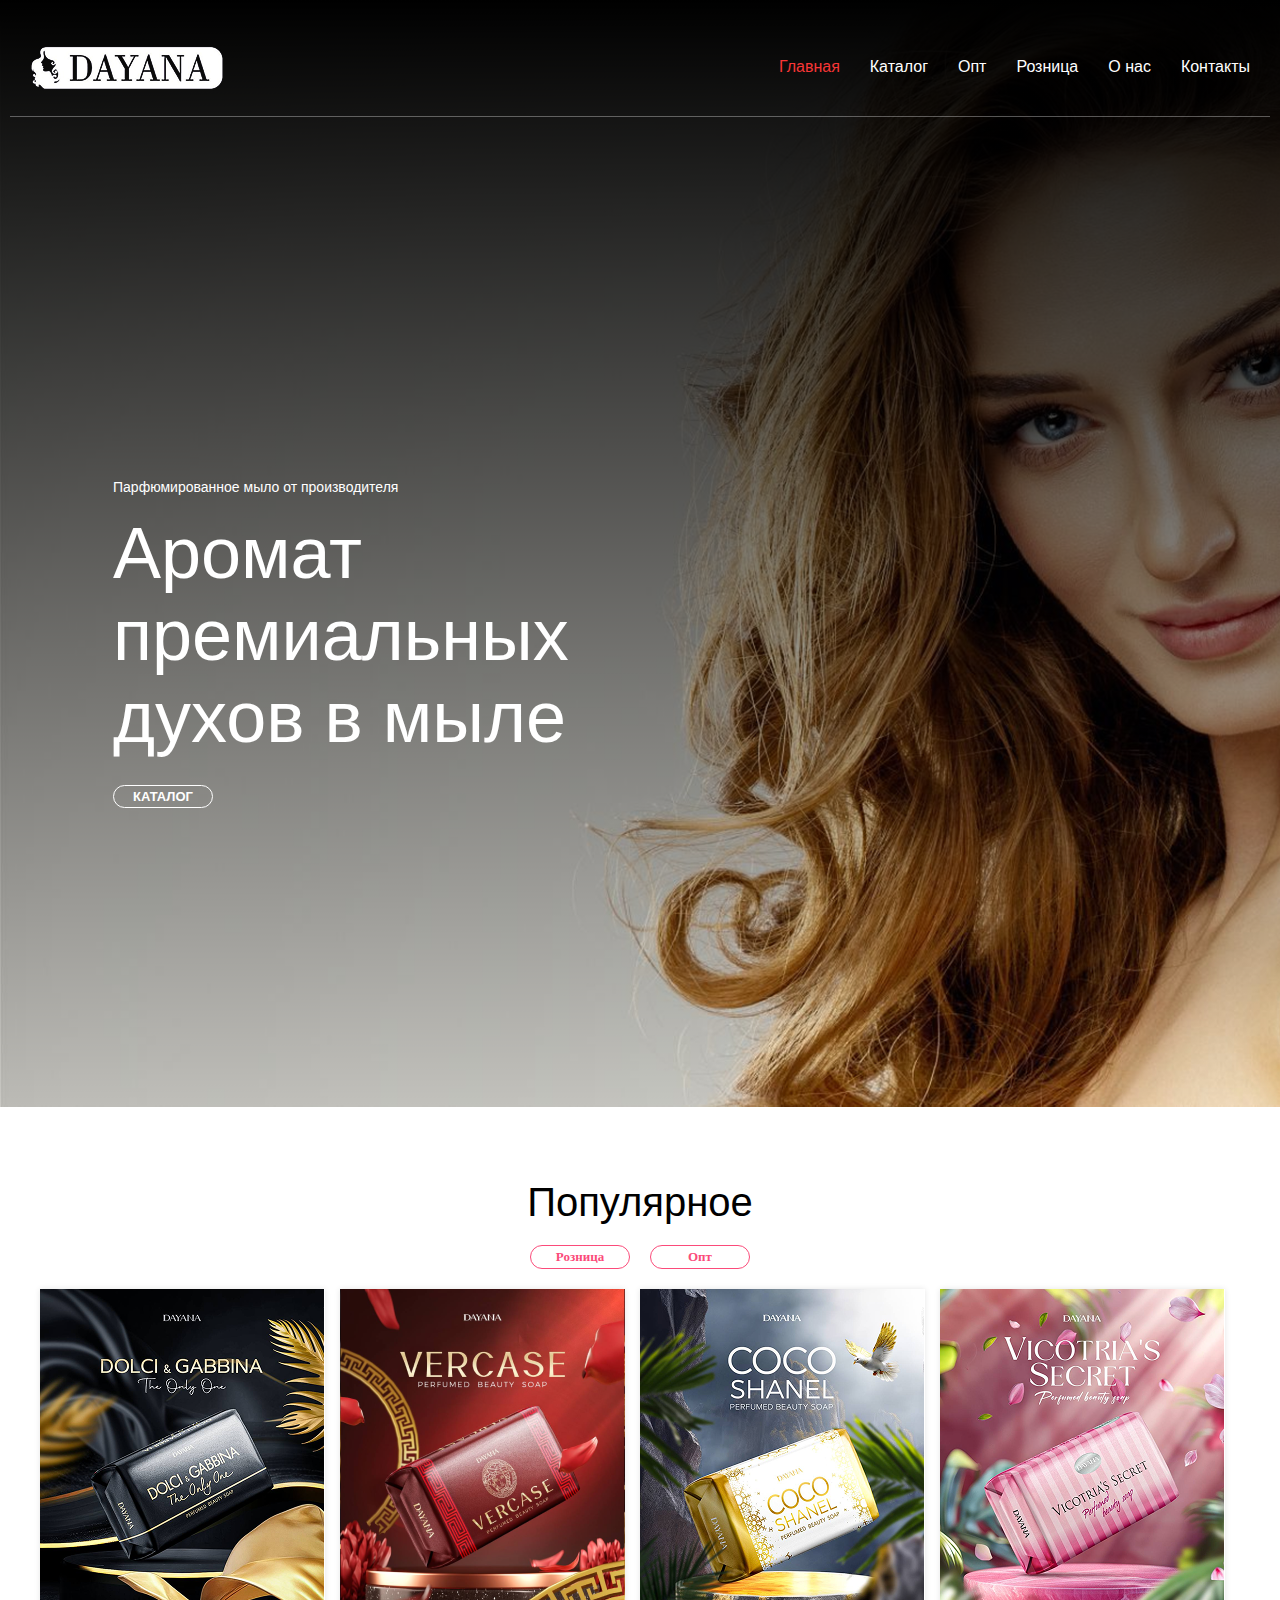
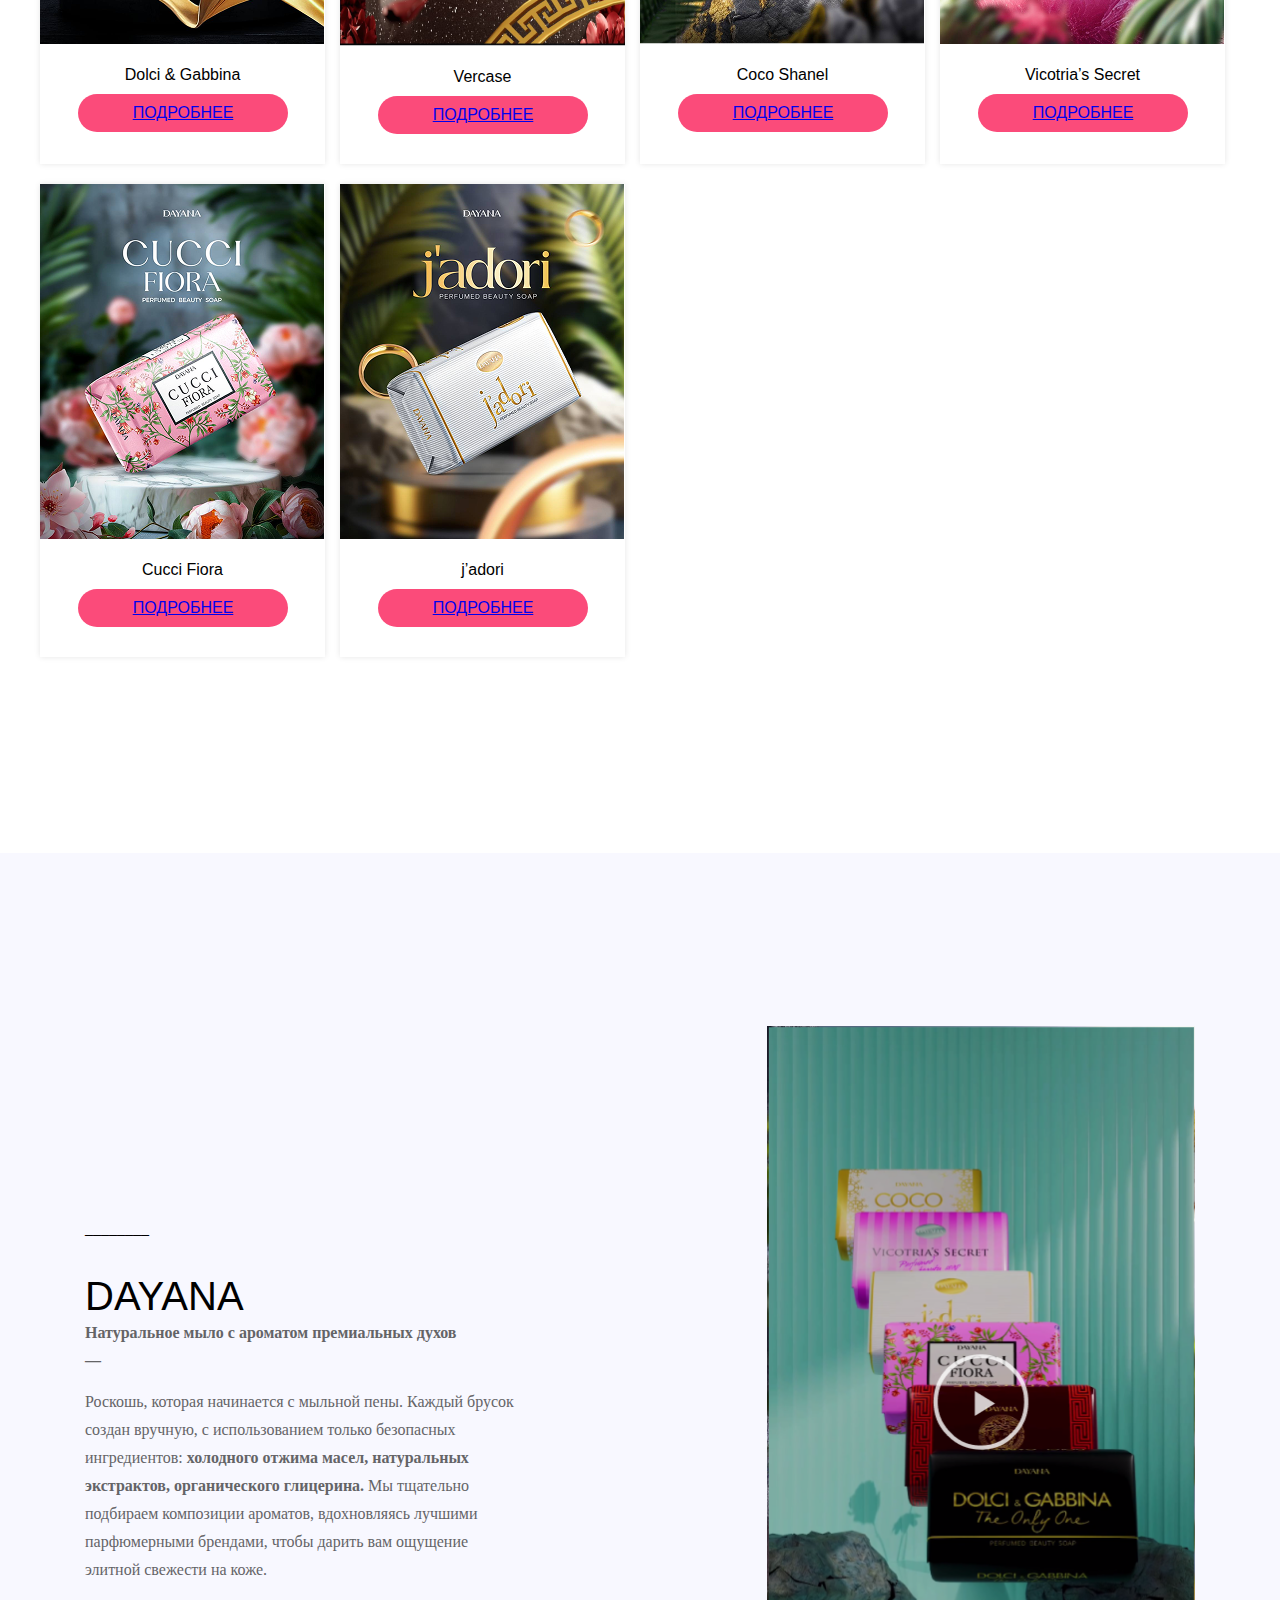
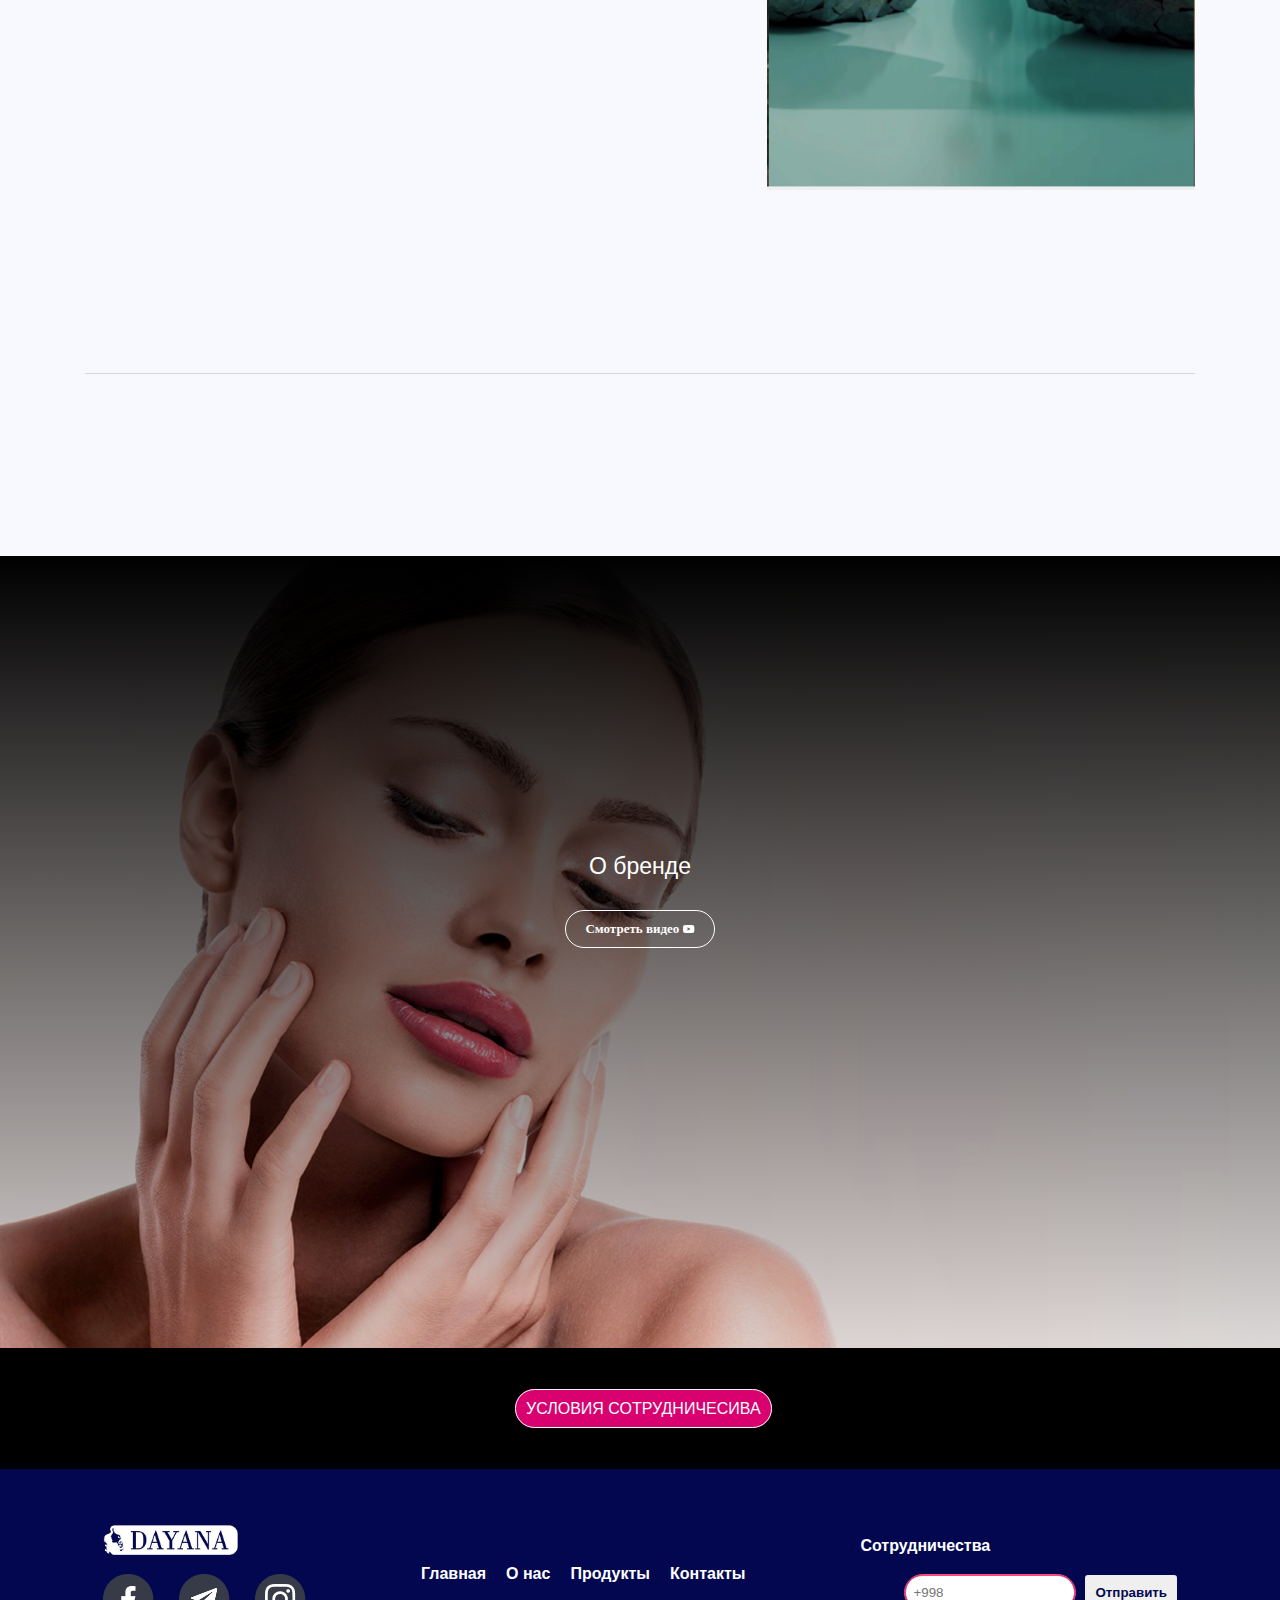
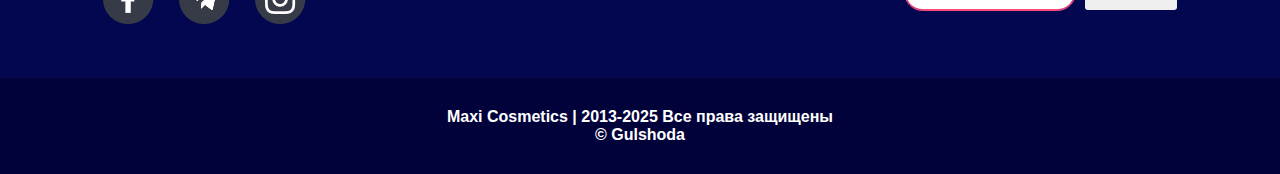
<file: index.html>
<!DOCTYPE html>
<html lang="en">
<head>
    <meta charset="UTF-8">
    <meta name="viewport" content="width=device-width, initial-scale=1.0">
    <title>Dayana</title>
    <link rel="stylesheet" href="css/main.css">
    <link rel="preconnect" href="https://fonts.googleapis.com">
<link rel="preconnect" href="https://fonts.gstatic.com" crossorigin>
<link href="https://fonts.googleapis.com/css2?family=Open+Sans:ital,wght@0,300..800;1,300..800&family=Roboto:ital,wght@0,100..900;1,100..900&family=Yellowtail&display=swap" rel="stylesheet">
</head>
<body>
    <header class="main">
        <nav class="navbar">
            <img src="img/header/logo.png" alt="DAYANA" class="hlogo">
            <ul class="nav-list">
                <li class="nav-item"><a href="/index.html" class="nav-link act">Главная</a></li>
                <li class="nav-item"><a href="/katalog/index.html" class="nav-link">Каталог</a></li>
                <li class="nav-item"><a href="/opt/index.html" class="nav-link">Опт</a></li>
                <li class="nav-item"><a href="#" class="nav-link">Розница</a></li>
                <li class="nav-item"><a href="#" class="nav-link">О нас</a></li>
                <li class="nav-item"><a href="/kontakt/index.html" class="nav-link">Контакты</a></li>
            </ul>

        <div class="menu">
            <span class="bar"></span>
            <span class="bar"></span>
            <span class="bar"></span>
        </div>

        </nav>
        <div class="head-title">
            <div class="titles">
            <p class="head-title-1">Парфюмированное мыло от производителя</p>
            <h1 class="head-title-2">Аромат премиальных духов в мыле</h1>
            </div>
            
        </div>
        <div class="head-tit-btn"><p class="head-title-btn"><a href="#katalog" class="head-title-btn-link">КАТАЛОГ</a></p></div>
    </header>
    <section class="popular main">
        <div class="top-title">
            <h4 class="top-title1">Популярное</h4>
            <div class="btns">
            <p class="head-title-btn btn"><a href="#roz" class="head-title-btn-link btn-l">Розница</a></p>
            <p class="head-title-btn btn"><a href="#opt" class="head-title-btn-link btn-l">Опт</a></p>
            </div>
        </div>
        <div class="p-boxes">
             <div class="p-box">
                <img src="img/popular/1.png" alt="error" class="p-box-img">
                <p class="p-box-title">Dolci & Gabbina</p>
                <p class="p-box-btn"><a href="#popular" class="p-box-btn-l">ПОДРОБНЕЕ</a></p>
            </div>
            <div class="p-box">
                <img src="img/popular/2.png" alt="error" class="p-box-img">
                <p class="p-box-title">Vercase</p>
                <p class="p-box-btn"><a href="#popular" class="p-box-btn-l">ПОДРОБНЕЕ</a></p>
            </div>
            <div class="p-box">
                <img src="img/popular/3.png" alt="error" class="p-box-img">
                <p class="p-box-title">Coco Shanel</p>
                <p class="p-box-btn"><a href="#popular" class="p-box-btn-l">ПОДРОБНЕЕ</a></p>
            </div>
            <div class="p-box">
                <img src="img/popular/4.png" alt="error" class="p-box-img">
                <p class="p-box-title">Vicotria’s Secret</p>
                <p class="p-box-btn"><a href="#popular" class="p-box-btn-l">ПОДРОБНЕЕ</a></p>
            </div>
              <div class="p-box cuci">
                <img src="img/popular/5.png" alt="error" class="p-box-img">
                <p class="p-box-title">Cucci Fiora</p>
                <p class="p-box-btn"><a href="#popular" class="p-box-btn-l">ПОДРОБНЕЕ</a></p>
            </div>
            <div class="p-box">
                <img src="img/popular/6.png" alt="error" class="p-box-img">
                <p class="p-box-title">j’adori</p>
                <p class="p-box-btn"><a href="#popular" class="p-box-btn-l">ПОДРОБНЕЕ</a></p>
            </div>
        </div>
        
    </section>
    <section class="o-nas main">
       <div class="o-nas-container mw">
         <div class="o-nas-left" >
            <p class="o-top m">________</p>
            <h1 class="o-title m">DAYANA</h1>
            <p class="o-text2 m">Натуральное мыло с ароматом премиальных духов <br>—</p>
            
            <div class="o-div-text">
                <p class="o-text">
                Роскошь, которая начинается с мыльной пены. Каждый брусок создан вручную, с использованием только безопасных ингредиентов:
                <b>холодного отжима масел, натуральных экстрактов, органического глицерина.</b>
                Мы тщательно подбираем композиции ароматов, вдохновляясь лучшими парфюмерными брендами, чтобы дарить вам ощущение элитной свежести на коже.
            </p>
            </div>

            <p class="head-title-btn btn o-nas-btn" hidden><a href="#" class="head-title-btn-link btn-l">О НАС</a></p>

        </div>
        <div class="o-nas-right">
            <button class="o-nas-vdbtn"><img src="img/o-nas/Container (1).png" alt="" class="o-nas-img"></button>
        </div>
       </div>
       <div class="o-nas-bottom mw" >
          <div class="o-div"  >
             <div class="boxes1-box" hidden>
                <img src="img/o-nas/ptichka.png" alt="" class="st-box-img">
                <p class="st-box-title ">Премиальный арома</p>
                <p class="st-box-text">
                    Создано по мотивам известных элитных духов, аромат держится длительное время после применения — эффект парфюма в мыле
                </p>
            </div>
           </div>
            <div class="o-div" >
<div class="boxes1-box" hidden>
                <img src="img/o-nas/ptichka.png" alt="" class="st-box-img">
                <p class="st-box-title ">Натуральный состав</p>
                <p class="st-box-text">
                   Без парабенов и сульфатов: масла холодного отжима, растительные экстракты и органическая глицерина — безопасно и экологично
                </p>
            </div>
            </div>
            <div class="o-div" >
<div class="boxes1-box" hidden>
                <img src="img/o-nas/ptichka.png" alt="" class="st-box-img">
                <p class="st-box-title ">Парфюм из Испании</p>
                <p class="st-box-text">
                    Оригинальные составляющие компоненты аромата знаменитых брендов поставляются напрямую от производителей парфома
                </p>
            </div>
            </div>
            <div class="o-div" >
<div class="boxes1-box" hidden>
                <img src="img/o-nas/ptichka.png" alt="" class="st-box-img">
                <p class="st-box-title ">Долгий ароматный шлейф</p>
                <p class="st-box-text">
                    Как и люксовые духи, аромат раскрывается постепенно и оставляет стойкий шлейф
                </p>
            </div>
            </div>
            <div class="o-div" >
<div class="boxes1-box" hidden>
                <img src="img/o-nas/ptichka.png" alt="" class="st-box-img">
                <p class="st-box-title ">Гипоаллергенность и экологичность</p>
                <p class="st-box-text">
                    Подходит чувствительной кожи
                </p>
            </div>
            </div>
            <div class="o-div" >
<div class="boxes1-box" hidden>
                <img src="img/o-nas/ptichka.png" alt="" class="st-box-img">
                <p class="st-box-title ">Стильная упаковка</p>
                <p class="st-box-text">
                    Идеально подходит для подарка: красивый дизайн, коробочка и фирменная этикетка
                </p>
            </div>
            </div>
       </div>
    </section>
    <section class="o-brend main">
      <div class="div1">
        <div class="o-brend-text">
        <h1 class="o-brend-title">О бренде</h1>
        <p class="head-title-btn o-brend-btn"><a href="#" class="head-title-btn-link">Смотреть видео <img src="img/o-brend/Vector (1).svg" alt=""></a></p>
      </div>
      </div>
      <div class="o-brend-div2">
       <p class="o-div2-btn"><a href="#" class=" o-div2-text">УСЛОВИЯ СОТРУДНИЧЕСИВА</a></p>
      </div>
    </section>
    <footer class="footer main">
    <div class="logo">
            <img src="img/header/logo.png" alt="" class="logo-img">
            <div class="logo-icons">
                <a href="#"><img src="img/footer/Facebook-Icon.png" alt="" class="logo-icon"></a>
                <a href="#"><img src="img/footer/tg.png" alt="" class="logo-icon"></a>
                <a href="#"><img src="img/footer/ins.png" alt="" class="logo-icon"></a>
            </div>
        </div>
    <ul class="footer-list">
            <li><a href="/index.html" class="footer-link">Главная</a></li>
            <li><a href="/opt/index.html" class="footer-link">О нас</a></li>
            <li><a href="/katalog/index.html" class="footer-link">Продукты</a></li>
            <li><a href="../kontakt/index.html" class="footer-link">Контакты</a></li>
        </ul>
    <div class="footer-inputs">
            <p class="imput-text footer-link">Сотрудничества</p>
            <div class="footer-input">
                <input type="tel" class="input" placeholder="+998">
                <button class="input-btn footer-link">Отправить</button>
            </div>
        </div>
    </footer>
     <div class="bottom" >
            <p class="footer-link">Maxi Cosmetics | 2013-2025 Все права защищены</p>
            <a href="https://t.me/yuiportfolio" class="bottom-t"><p class="footer-link">© Gulshoda</p></a>
        </div>


        <script src="js/app.js"></script>
</body>
</html>
</file>
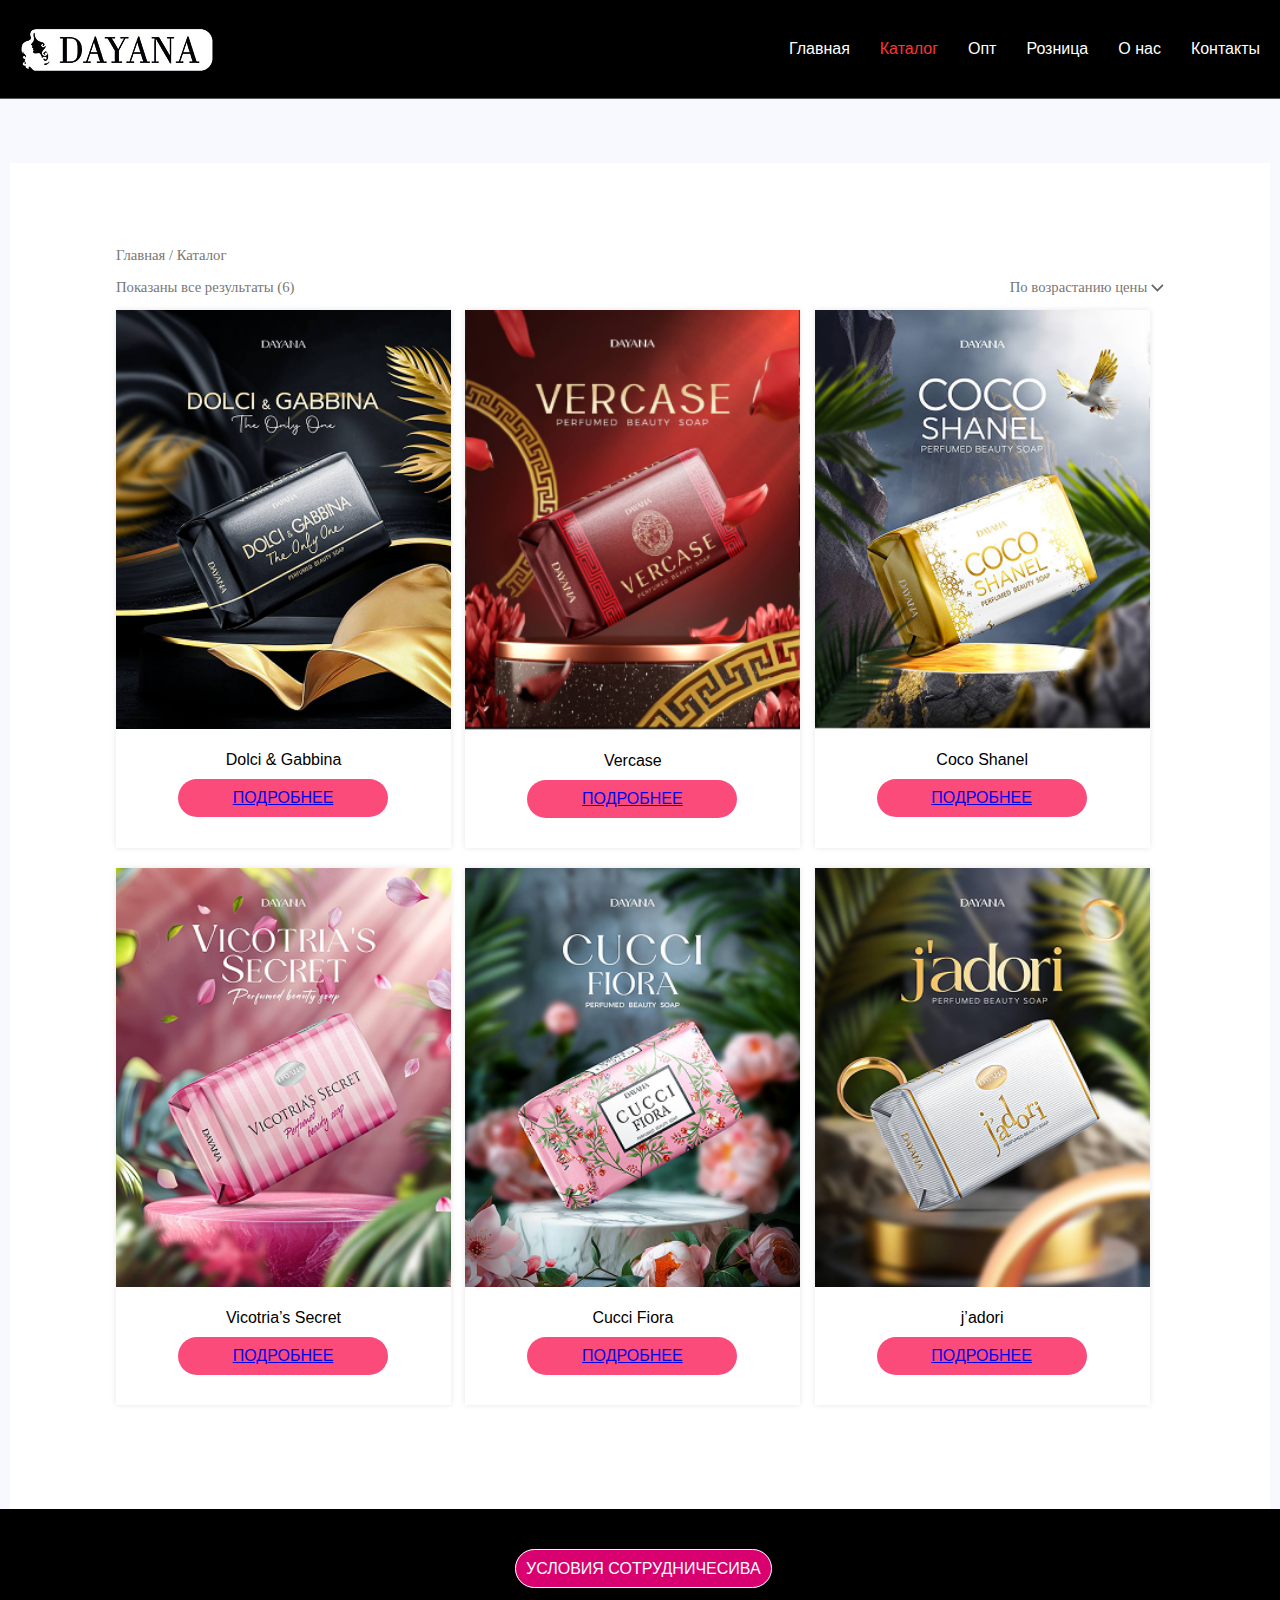
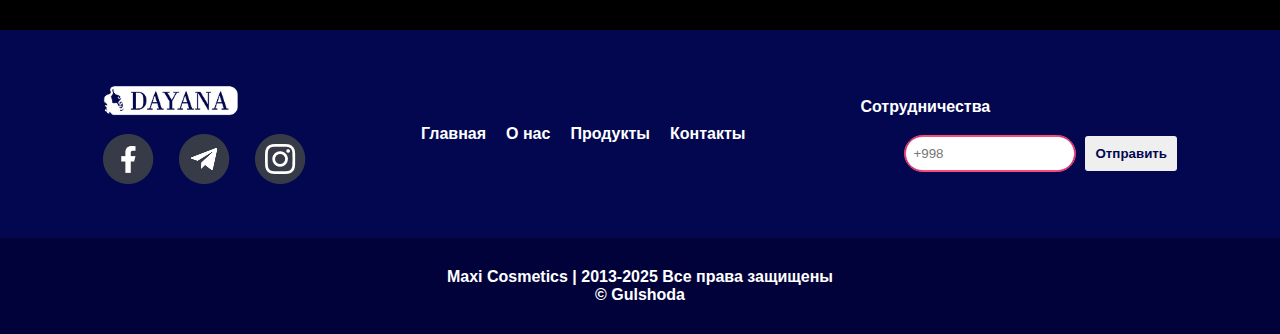
<file: katalog/index.html>
<!DOCTYPE html>
<html lang="en">
<head>
    <meta charset="UTF-8">
    <meta name="viewport" content="width=device-width, initial-scale=1.0">
    <title>Dayana-Katalog</title>
    <link rel="stylesheet" href="/css/main.css">
</head>
<body class="katalog-body">
    <div class="katalog-header">
        <div class="katalog-contaoner">
            <nav class="navbar">
            <img src="/img/header/logo.png" alt="DAYANA" class="hlogo">
            <ul class="nav-list">
                <li class="nav-item"><a href="/index.html" class="nav-link ">Главная</a></li>
                <li class="nav-item"><a href="/katalog/index.html" class="nav-link act">Каталог</a></li>
                <li class="nav-item"><a href="/opt/index.html" class="nav-link">Опт</a></li>
                <li class="nav-item"><a href="#roz" class="nav-link">Розница</a></li>
                <li class="nav-item"><a href="#aboutus" class="nav-link">О нас</a></li>
                <li class="nav-item"><a href="/kontakt/index.html" class="nav-link">Контакты</a></li>
            </ul>

        <div class="menu">
            <span class="bar"></span>
            <span class="bar"></span>
            <span class="bar"></span>
        </div>

            </nav>
        </div>
    </div>
   <section class="katalog">
        <div class="katalog-container">

            <div class="katalog-top-titles">
                <div class="top-titles-left">
                    <p class="left-title">Главная / Каталог</p>
                    <p class="left-title">Показаны все результаты (6)</p>
                </div>
                <div class="top-titles-right">
                    <p class="left-title nd-left-title">По возрастанию цены <span><img src="/img/katalog/image.svg" alt="eror"></span></p>
                </div>
            </div>

            <div class="p-boxes katalog-boxes">

            <div class="p-box katalog-box">
                <img src="/img/popular/1.png" alt="error" class="p-box-img katalog-box-img">
                <p class="p-box-title">Dolci & Gabbina</p>
                <p class="p-box-btn katalog-box-btn"><a href="#popular" class="p-box-btn-l">ПОДРОБНЕЕ</a></p>
            </div>
            <div class="p-box katalog-box">
                <img src="/img/popular/2.png" alt="error" class="p-box-img katalog-box-img">
                <p class="p-box-title">Vercase</p>
                <p class="p-box-btn katalog-box-btn"><a href="#popular" class="p-box-btn-l">ПОДРОБНЕЕ</a></p>
            </div>
            <div class="p-box katalog-box">
                <img src="/img/popular/3.png" alt="error" class="p-box-img katalog-box-img">
                <p class="p-box-title">Coco Shanel</p>
                <p class="p-box-btn katalog-box-btn"><a href="#popular" class="p-box-btn-l">ПОДРОБНЕЕ</a></p>
            </div>
            <div class="p-box katalog-box">
                <img src="/img/popular/4.png" alt="error" class="p-box-img katalog-box-img">
                <p class="p-box-title">Vicotria’s Secret</p>
                <p class="p-box-btn katalog-box-btn"><a href="#popular" class="p-box-btn-l">ПОДРОБНЕЕ</a></p>
            </div>
            <div class="p-box cuci katalog-box">
                <img src="/img/popular/5.png" alt="error" class="p-box-img katalog-box-img">
                <p class="p-box-title">Cucci Fiora</p>
                <p class="p-box-btn katalog-box-btn"><a href="#popular" class="p-box-btn-l">ПОДРОБНЕЕ</a></p>
            </div>
            <div class="p-box katalog-box">
                <img src="/img/popular/6.png" alt="error" class="p-box-img katalog-box-img">
                <p class="p-box-title">j’adori</p>
                <p class="p-box-btn katalog-box-btn"><a href="#popular" class="p-box-btn-l">ПОДРОБНЕЕ</a></p>
            </div>
        
            </div>

        </div>
    </section>

     <div class="o-brend-div2">
       <p class="o-div2-btn"><a href="#" class=" o-div2-text">УСЛОВИЯ СОТРУДНИЧЕСИВА</a></p>
      </div>
    </section>
    <footer class="footer ">
    <div class="logo">
            <img src="/img/header/logo.png" alt="" class="logo-img">
            <div class="logo-icons">
                <a href="#"><img src="/img/footer/Facebook-Icon.png" alt="" class="logo-icon"></a>
                <a href="#"><img src="/img/footer/tg.png" alt="" class="logo-icon"></a>
                <a href="#"><img src="/img/footer/ins.png" alt="" class="logo-icon"></a>
            </div>
        </div>
    <ul class="footer-list">
            <li><a href="/index.html" class="footer-link">Главная</a></li>
            <li><a href="/opt/index.html" class="footer-link">О нас</a></li>
            <li><a href="/katalog/index.html" class="footer-link">Продукты</a></li>
            <li><a href="#contact" class="footer-link">Контакты</a></li>
        </ul>
    <div class="footer-inputs">
            <p class="imput-text footer-link">Сотрудничества</p>
            <div class="footer-input">
                <input type="tel" class="input" placeholder="+998">
                <button class="input-btn footer-link">Отправить</button>
            </div>
        </div>
    </footer>
     <div class="bottom" >
            <p class="footer-link">Maxi Cosmetics | 2013-2025 Все права защищены</p>
            <a href="https://t.me/yuiportfolio" class="bottom-t"><p class="footer-link">© Gulshoda</p></a>
        </div>
</body>
</html>
</file>
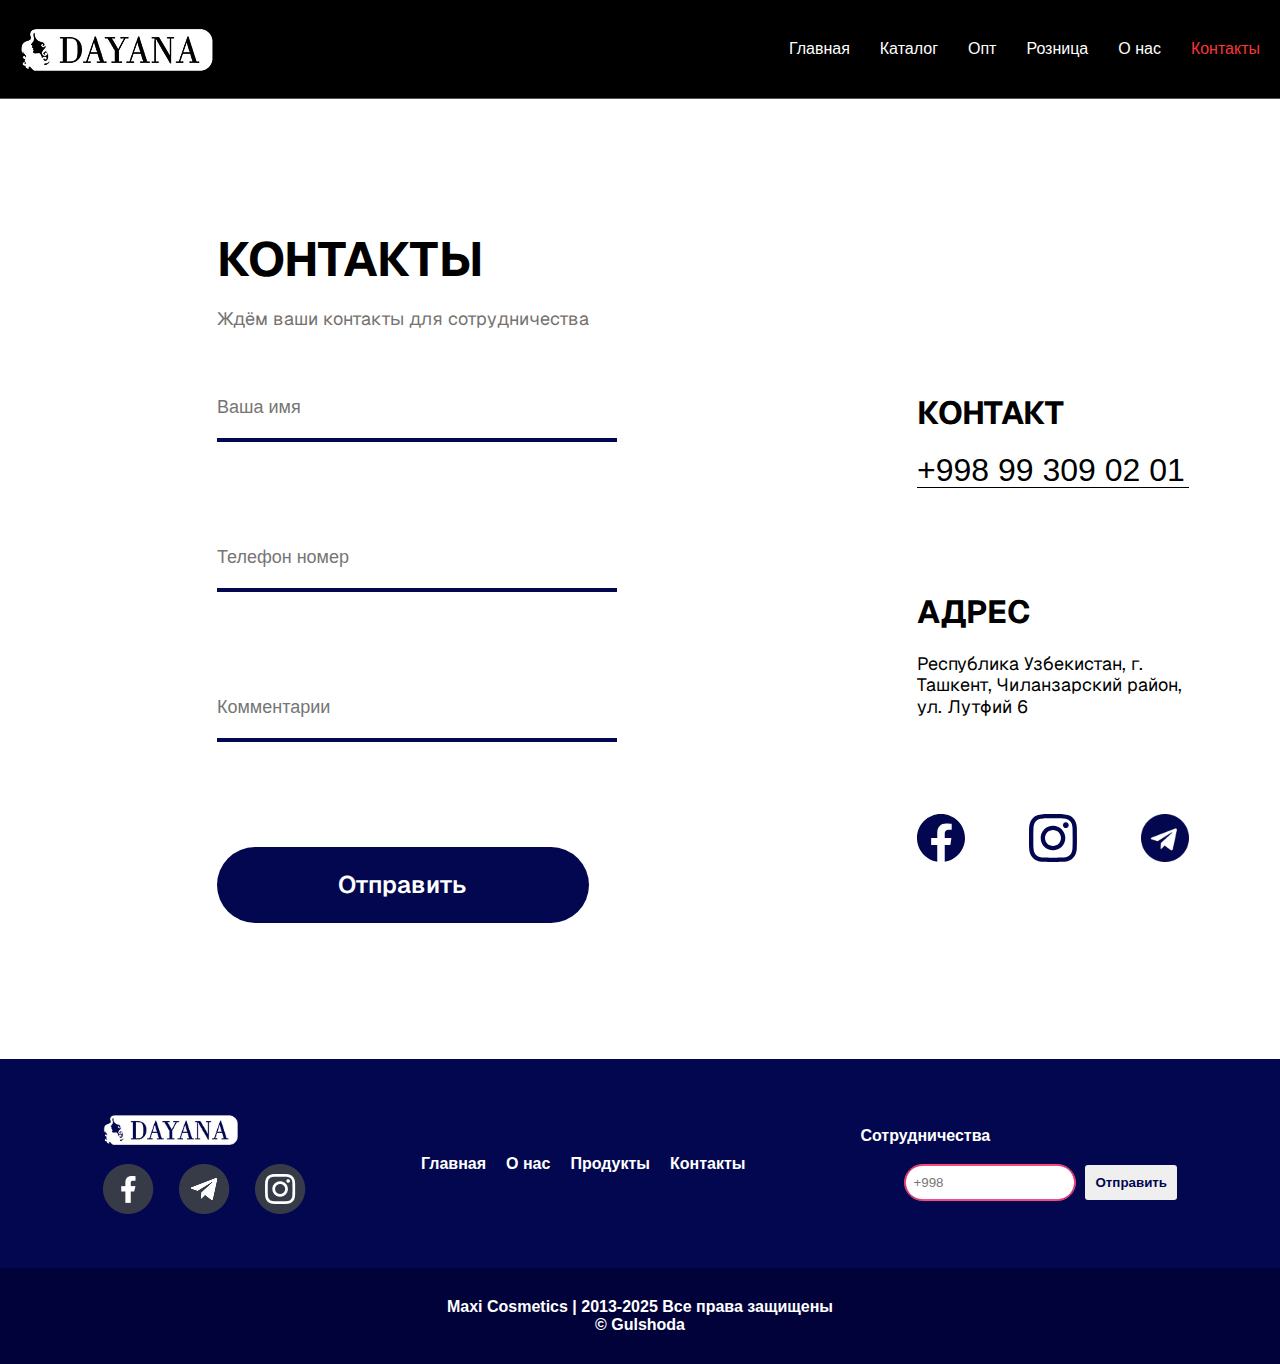
<file: kontakt/index.html>
<!DOCTYPE html>
<html lang="en">
<head>
    <meta charset="UTF-8">
    <meta name="viewport" content="width=device-width, initial-scale=1.0">
    <title>Dayana-contact</title>
    <link rel="stylesheet" href="/css/main.css">
    <link rel="preconnect" href="https://fonts.googleapis.com">
<link rel="preconnect" href="https://fonts.gstatic.com" crossorigin>
<link href="https://fonts.googleapis.com/css2?family=Geist:wght@100..900&family=Open+Sans:ital,wght@0,300..800;1,300..800&family=Roboto:ital,wght@0,100..900;1,100..900&family=Yellowtail&display=swap" rel="stylesheet">
</head>
<body>
    <div class="katalog-header">
        <div class="katalog-contaoner">
            <nav class="navbar">
            <img src="/img/header/logo.png" alt="DAYANA" class="hlogo">
            <ul class="nav-list">
                <li class="nav-item"><a href="/index.html" class="nav-link ">Главная</a></li>
                <li class="nav-item"><a href="/katalog/index.html" class="nav-link">Каталог</a></li>
                <li class="nav-item"><a href="/opt/index.html" class="nav-link">Опт</a></li>
                <li class="nav-item"><a href="#" class="nav-link">Розница</a></li>
                <li class="nav-item"><a href="#" class="nav-link">О нас</a></li>
                <li class="nav-item"><a href="/kontakt/index.html" class="nav-link act">Контакты</a></li>
            </ul>

        <div class="menu">
            <span class="bar"></span>
            <span class="bar"></span>
            <span class="bar"></span>
        </div>

            </nav>
        </div>
    </div>
    <section class="contact">
            <h1 class="con-left-title">контакты</h1>
            <p class="con-left-text">Ждём ваши контакты для сотрудничества</p>
        <div class="contact-container">
            <div class="con-left">
             <input type="text" placeholder="Ваша имя" class="con-input">
             <input type="text" placeholder="Телефон номер" class="con-input">
             <input type="text" placeholder="Комментарии" class="con-input">

             <p class="con-btn"><a href="#" class="con-btn-link">Отправить</a></p>
            </div>
            <div class="con-right">
                <div class="con-right-top">
                    <p class="con-right-top-text con-left-title">Контакт</p>
                    <p class="con-right-top-text  con-right-top-tell con-left-title">+998 99 309 02 01</p>
                    
                </div>
                <div class="con-right-bottom">
                    <p class="con-right-top-text con-left-title">Адрес</p>
                    <p class="con-right-bottom-adress">Республика Узбекистан, г. Ташкент, Чиланзарский район, ул. Лутфий 6</p>
                </div>
              <div class="con-right-links">
                <a href="#"><img src="/img/kontakt/Facebook - Negative.svg" alt=""></a>
              <a href="#"><img src="/img/kontakt/Instagram - Negative.svg" alt=""></a>
              <a href="#"><img src="/img/kontakt/telegram (2) 1.svg" alt=""></a>
              </div>
            </div>
         </div>
         
    </section>
    <footer class="footer main">
    <div class="logo">
            <img src="/img/header/logo.png" alt="" class="logo-img">
            <div class="logo-icons">
                <a href="#"><img src="/img/footer/Facebook-Icon.png" alt="" class="logo-icon"></a>
                <a href="#"><img src="/img/footer/tg.png" alt="" class="logo-icon"></a>
                <a href="#"><img src="/img/footer/ins.png" alt="" class="logo-icon"></a>
            </div>
        </div>
    <ul class="footer-list">
            <li><a href="/index.html" class="footer-link">Главная</a></li>
            <li><a href="/opt/index.html" class="footer-link">О нас</a></li>
            <li><a href="/katalog/index.html" class="footer-link">Продукты</a></li>
            <li><a href="/kontakt/index.html" class="footer-link">Контакты</a></li>
        </ul>
    <div class="footer-inputs">
            <p class="imput-text footer-link">Сотрудничества</p>
            <div class="footer-input">
                <input type="tel" class="input" placeholder="+998">
                <button class="input-btn footer-link">Отправить</button>
            </div>
        </div>
    </footer>
     <div class="bottom" >
            <p class="footer-link">Maxi Cosmetics | 2013-2025 Все права защищены</p>
            <a href="https://t.me/yuiportfolio" class="bottom-t"><p class="footer-link">© Gulshoda</p></a>
        </div>

        <script src="/js/app.js"></script>
</body>
</html>
</file>
<file: css/main.css>
*{
    padding: 0;
    margin: 0;
    box-sizing: border-box;
}
.main{
    max-width: 1600px;
    margin-left: auto;
    margin-right: auto;
}
header{
    background: linear-gradient(180deg, #000000 0%, rgba(99, 99, 99, 0) 100%),  url(../img/header/bg-head.png);
    padding-left: 10px;
    padding-right: 10px;
    padding-top: 18px;
    padding-bottom: 299px;
    background-repeat: no-repeat;
    background-size: cover;
    margin-bottom: 73px;
}
.navbar{
    display: flex;
    align-items: center;
    justify-content: space-between;
    padding: 20px;
    border-bottom: 1px solid rgba(226, 226, 226, 0.375);
    align-items: center;
}
.nav-list {
    list-style: none;
    display: flex;
    gap: 30px;
}
.nav-link{
    text-decoration: none;
    color: white;
    font-family: sans-serif;
}
.head-title {
    margin-top: 362px;
    color: white;
    font-family: sans-serif;
    width: 600px;
    margin-left: 103px;
}
.head-title-1 {
font-weight: 400;
font-style: "Regular";
font-size: 14px;
padding-bottom: 17px;
}
.head-title-2 {
    font-size: 72px;
    font-style: "Regular";
    font-weight: 400;
    padding-bottom: 27px;
}
.head-tit-btn{
    margin-left: 103px;
    font-family: sans-serif;
}
.head-title-btn {
    border: 1px solid white;
    width: 100px;
    border-radius: 20px;
    font-weight: bold;
    padding: 3px;
    text-align: center;
    font-size: 13px;
}
.head-title-btn-link{
    text-decoration: none;
    color: white;
}
.top-title1 {
font-family: "Font 1", sans-serif;
font-weight: 400;
font-style: Regular;
font-size: 40px;
text-align: center;
padding-bottom: 20px ;
}
.btns{
    display: flex;
    justify-content: center;
    gap: 20px;
    padding-bottom: 20px;
}
.btn {
   border: 1px solid rgba(251, 75, 122, 1);
}
.btn-l{
    color: rgba(251, 75, 122, 1);
    text-align: center;
}
.popular{
    margin-bottom: 176px;
}
.p-boxes {
   max-width: 1200px;
   margin-left: auto;
   margin-right: auto;
   display: grid;
   grid-template-columns: 1fr 1fr 1fr 1fr;
}
.p-box {
    box-shadow: 0px 0px 6px rgba(0, 0, 0, 0.1);
    padding-bottom: 30px;
    width: 285px;
    margin-bottom: 20px;
}
.cuci{
    margin-bottom: 20px;
}
.p-box-img {
    padding-bottom: 18px;
}
.p-box-title {
    text-align: center;
    font-family: "Font 1", sans-serif;
    padding-bottom: 10px;
}
.p-box-btn {
    display: flex;
    justify-content: center;
    font-family: "Font 1", sans-serif;
    padding-bottom: 10px;
    background-color: rgba(251, 75, 122, 1);
    width: 107px;
    border-radius: 20px;
    padding: 10px 105px;
    margin-left: 38px;
    border: none;
    text-decoration: none;
    color: white;
     
}




/* o-nas sec. start*/
.o-nas {
    background-color: rgba(248, 248, 255, 1);
}
.mw{
     max-width: 1110px;
     margin-left: auto;
     margin-right: auto;
}
.o-nas-container{
    padding-top: 173px;
    display: flex;
    justify-content: space-between;
    gap: 133px;
    align-items: center;
    margin-bottom: 182px;
    border-bottom: 1px solid rgba(39, 39, 42, 0.17);
    padding-bottom: 182px;  
}
.o-nas-bottom{
    display: grid;
    grid-template-columns: 1fr 1fr 1fr;
}
.o-nas-left {
    width: 440px;
}
.o-nas-img{
    width: 428px;
}
.o-nas-vdbtn{
    border: none;
    cursor: pointer;
}
.o-top {
    padding-bottom: 36px;
}
.o-title {
    font-family: "Font 1", sans-serif;
    font-size: 40px;
    font-weight: 400;
    font-style: "regular";
}
.o-text2 {
font-family: "Font 1";
font-weight: 700;
font-style: Bold;
font-size: 16px;
color: rgba(100, 100, 103, 1);
padding-bottom: 13px;
line-height: 28px;
}
.o-text{
    font-family: "Font 1";
font-size: 16px;
color: rgba(100, 100, 103, 1);
padding-bottom: 13px;
line-height: 28px;
}
.boxes1-box {
    text-align: center;
    width: 380px;
}
.st-box-img {
    padding-bottom: 10px;
}
.st-box-title {
    font-weight: 500;
    font-size: 18px;
    font-family: sans-serif;
    font-style: "Regular";
    padding-bottom: 20px;
}
.st-box-text {
font-family: "Font 1";
font-weight: 390;
font-style: "Medium";
font-size: 15px;
color: rgba(100, 100, 103, 1);
padding-bottom: 13px;
line-height: 28px;
}
/* o-nas section end*/

.o-brend {
   background: linear-gradient(180deg, #000000 0%, rgba(0, 0, 0, 0) 100%),  url(../img/o-brend/o-brend.png);
   padding-top: 297px;
}
.div1{
    max-width: 150px;
    margin-right: auto;
    margin-left: auto;
    padding-bottom: 400px;
    text-align: center;

}
.o-brend-text{
    text-align: center;
}
.o-brend-title {
    color: white;
    font-family: sans-serif;
    font-size: 23px;
    font-weight: 300;
    padding-bottom: 30px;
}
.o-brend-btn{
    width: 150px;
    padding: 10px;
}
.o-brend-div2{
    background-color: black;
    height: 121px;
    display: flex ;
    justify-content: center;
    align-items: center;
    
}
.o-div2-btn{
    width: 400px;
}
.o-div2-text{
   background-color: rgba(217, 0, 112, 1);
   border: 1px solid white;
   text-decoration: none;
   color: white;
   padding: 10px;
   border-radius: 20px;
   margin-left: 75px;
   font-family: "Font 1", sans-serif;
   font-size: 16px;
}
.footer {
    background-color: rgba(2, 7, 79, 1);
    display: flex;
    align-items: center;
    gap: 115px;
    justify-content: center;
    flex-wrap: wrap;
    padding-top: 50px;
    padding-bottom: 50px;
}

.logo-img{
    width: 140px;
    padding-bottom: 10px;
}
.logo-icons {
    display: flex;
    gap: 25px;
    flex-wrap: wrap;
}
.footer{
    width: auto;
}
.footer-list {
    list-style: none;
    display: flex;
    gap: 20px;
   flex-wrap: wrap;
}
.footer-link {
    text-decoration: none;
    color: white;
    font-family: sans-serif;
    font-weight: 600;
}
.imput-text {
    padding-bottom:20px;
}
.footer-inputs{
    flex-wrap: wrap;
}
.footer-input {
    display: flex;
    gap: 10px;
    flex-wrap: wrap;
}
.finput {
    padding: 10px;
    background-color: rgba(2, 7, 79, 1);
    border: 1px solid rgb(66, 65, 65);
}
.input-btn {
    padding: 10px;
    color: rgba(2, 7, 79, 1);
    border-radius: 3px;
    border: none;

}
.bottom {
    text-align: center;
    background-color: #02023a;
    padding: 30px;
}
.bottom-t{
    margin-top: 15px;
    text-decoration: none;
}
.menu {
    display: inline-block;
    display: none;
    padding-top: 10px;

}
.bar {
    display: block;
    background-color: white;
    height: 3px;
    width: 30px;
    margin-bottom: 8px;
    border-radius: 20px;
}

/* nav listdagi ozgarish */
.act{
    color: rgb(248, 54, 54);
}



/* katalog css start*/
.katalog-header{
    background-color: black;
}
.katalog-contaoner{
    max-width: 1840px;
    margin-left: auto;
    margin-right: auto;
}

.katalog-body{
    background-color: rgba(248, 248, 255, 1);
}
.katalog-boxes{
    display: grid;
    grid-template-columns: 1fr 1fr 1fr;
    
}
.katalog-container {
    margin-left: auto;
    margin-right: auto;
    max-width: 1260px;
    background-color: white;
    padding: 84px 106px;
    margin-top: 64px;
}
.katalog-box{
    width: 335px;
}
.katalog-box-img{
    width: 335px;
}
.katalog-box-btn{
        margin-left: 62px;
}
.katalog-top-titles {
    display: flex;
    justify-content: space-between;
    align-items: end;
}
.left-title {
font-family: font family/"Font 1", sans-serif;
font-weight: font weight/500;
font-style: Medium;
font-size: 14.7px;
line-height: line height/28_8;
letter-spacing: 0%;
vertical-align: middle;
color: rgba(119, 119, 119, 1);
padding-bottom: 14.7px;
}
/*katalog css end*/


/*opt css start*/
.opt-popular{
   background-color: white;
   margin-top: 60px;
   padding-top: 120px;
}
.opt-body{
   background-color: rgba(248, 248, 255, 1);
}
/*opt css end*/

/* kontakt css start */
.contact {
 padding: 136px 217px;
}
.con-left-title {
font-family: "Geist";
font-weight: 700;
font-style: Bold;
font-size: 48px;
line-height: 100%;
letter-spacing: 0%;
text-transform: uppercase;
color: rgba(0, 0, 0, 1);
padding-bottom: 25px;
}
.con-left-text {
font-family: "Geist";
font-weight: 400;
font-style: "Regular";
font-size: 18px;
line-height: 120%;
letter-spacing: 0%;
color: rgba(119, 114, 110, 1);
padding-bottom: 67px;
}



.contact-container {
    display: flex;
    gap: 400px;
}


.con-input {
    display: block;
    margin-bottom: 105px;
    width: 400px;
    border: none;
    padding-bottom: 20px;
    border-bottom: 4px solid rgba(2, 7, 79, 1);
    font-size: 18px;
    outline: none;
}
.con-btn {
    background-color:rgba(2, 7, 79, 1) ;
    border-radius: 48px;
    width: 372px;
    padding: 24px 121px;

  
}
.con-btn-link{
    text-decoration: none;
      font-size: 24px;
    color: white;
    font-family: Geist;
font-weight: 600;
font-style: SemiBold;
font-size: 24px;
line-height: 120%;
letter-spacing: 0%;

}
.con-right-top {
    margin-bottom: 108px;
}
.con-right-top-text {
font-weight: 700;
font-style: Bold;
font-size: 32px;

}
.con-right-top-tell {
    font-weight: 100;
    border-bottom: 1px solid ;
    padding-bottom: 1px;
    font-size: 350x;
    font-family: sans-serif;
}
.con-right-bottom-adress {
    font-family: "Geist";
font-weight: 400;
font-style: "Regular";
font-size: 18px;
line-height: 120%;
letter-spacing: 0%;
margin-bottom: 97px;
}
.con-right-links{
    display: flex;
    gap: 64px;
}
/* kontakt css end */




/* header media start*/
@media (max-width:1250px) {
    header{
        padding-left: 8px;
        padding-right: 8px;
        padding-top: 25px;
        padding-bottom: 80px;
        background: linear-gradient(180deg, #000000 0%, rgba(0, 0, 0, 0) 100%), url(../img/header/bg-head.png);
        background-repeat: no-repeat;
        background-size: cover;
        background-position: center;
        overflow: hidden;
    }
}
@media (max-width: 800px){
    .head-title {
    margin-left: 50px;
    width: 370px;
    flex-wrap: wrap;
    margin-top: 82px;
}
}
@media (max-width: 745px) {
    .nav-list{
        position: absolute;
        width: 100%;
        background-color: #ffffff;
        top: 110px;
        right: 0;
        display: none;
        padding-top: 14px;
    }
    .nav-link{ 
        color: #000000;

    }
    .act{
    color: rgb(248, 54, 54);
}
    .menu{
        display: block;
        cursor: pointer;
    }
    .nav-item{
        margin-bottom: 50px;
    }
    .nav-list.aktive{
       display: block;
       text-align: center;
    }
    .menu.aktive .bar:nth-child(1){
        transform: rotate(45deg) translate(10px, 10px);
    }
    .menu.aktive .bar:nth-child(2){
        opacity: 0%;
    }
    .menu.aktive .bar:nth-child(3){
        transform: rotate(-45deg) translate(6px, -6px);
    }
     header{
        padding-left: 8px;
        padding-right: 8px;
        padding-top: 25px;
        padding-bottom: 80px;
        background: linear-gradient(180deg, #000000 0%, rgba(0, 0, 0, 0) 100%), url(../img/header/bg-head.png);
        background-repeat: no-repeat;
        background-size: cover;
        background-position: center;
        overflow: hidden;
    }
    .head-title {
    margin-left: 50px;
    width: 370px;
    flex-wrap: wrap;
    margin-top: 82px;
}
.head-title-1 {
font-size: 20px;
}
.head-title-2 {
    font-size: 52px;

}
.head-tit-btn{
    margin-left: auto;
    margin-right: auto;
    max-width: 100px;
}
.head-title-btn {
    width: 110px;
    padding: 11px;
    font-size: 15px;
}
}
@media (max-width: 500px) {
      header{
        padding-left: 8px;
        padding-right: 8px;
        padding-top: 25px;
        padding-bottom: 80px;
        background: linear-gradient(180deg, #000000 0%, rgba(0, 0, 0, 0) 100%), url(../img/header/bg-head.png);
        background-repeat: no-repeat;
        background-size: cover;
        background-position: center;
        overflow: hidden;
    }
    .head-title {
    margin-left: 50px;
    width: 200px;
    flex-wrap: wrap;
    margin-top: 82px;
}
.head-title-1 {
font-size: 15px;
}
.head-title-2 {
    font-size: 32px;
}
.hlogo{
    width: 150px;
}
}
/*header media end*/


/*popular media */
@media (max-width:1153px) {
    .p-boxes{
        max-width: 900px;
         margin-left: auto;
         margin-right: auto;
        display: grid;
        grid-template-columns: 1fr 1fr 1fr;
    }
    .p-box{
        margin-bottom: 20px;
    }
}
@media (max-width:880px) {
    .p-boxes{
        max-width: 600px;
         margin-left: auto;
         margin-right: auto;
        display: grid;
        grid-template-columns: 1fr 1fr;
    }
}
@media (max-width:880px) {
    .p-boxes{
        max-width: 280px;
         margin-left: auto;
         margin-right: auto;
        display: grid;
        grid-template-columns: 1fr;
    }
}
/*popular media end*/


/* o-nas media end*/
@media (max-width: 1173px) {
    .o-nas-bottom{
    display: grid;
    grid-template-columns: 1fr 1fr;
}
.mw{
     max-width: 920px;
     margin-left: auto;
     margin-right: auto;
}
}
@media (max-width: 880px) {
    .o-nas-container{
        flex-direction: column;
    }
    .o-nas-left{
        text-align: center;
    }
    .o-nas-btn{
        max-width: 100px;
        margin-left: auto;
        margin-right: auto;  
        
    }
    .btn{
       padding: 11px;        
    }
    .o-nas-img{
        width: 373px;
    }
    
    
}
@media (max-width: 800px) {
    .o-nas-bottom{
    display: grid;
    grid-template-columns: 1fr;
}
.mw{
     max-width: 350px;
     margin-left: auto;
     margin-right: auto;
}
}
@media (max-width: 745px) {
    .o-brend {
   background: linear-gradient(180deg, #000000 0%, rgba(0, 0, 0, 0) 100%),  url(../img/o-brend/o-brend.png);
   padding-top: 297px;
   background-size: 1500px;
   background-repeat: no-repeat;
}
    .o-brend-btn{
        width: 170px;
    }
}
@media (max-width: 480px) {
    .st-box-img{
        width: 64px;
    }
    .boxes1-box {
    text-align: center;
    width: 300px;
}
.o-div{
    display: flex;
    width: 350px;
    justify-content: center;
}
    .o-nas-img{
        width: 273px;
    }
    .o-text2{
        font-size: 14px;
    }
    .m{
      
        width: px;
    }
    .o-nas-left{
        /*background-color: yellow;*/
        width: 350px;
    }
}
@media (max-width: 465px) {
    .o-text{
        font-size: 14px;
        width: 300px;
        font-weight: 400;
        font-style: Bold;
        padding-bottom: 8px;
        line-height: 20px;
    }
    .o-div-text{
display: flex;
justify-content: center;
    }
    .o-text2{
        font-size: 15px;
    }
}
@media (max-width: 400px) {
    .o-brend {
   background: linear-gradient(180deg, #000000 0%, rgba(0, 0, 0, 0) 100%),  url(../img/o-brend/o-brend.png);
   padding-top: 297px;
   background-size: 1000px;
   background-repeat: no-repeat;
   overflow: hidden;
}
    .o-brend-btn{
        width: 156px;
      
    }
    .div1{
        padding-bottom: 166px;
       
    
    }
}
/* o-nas media end*/


/* footer media start*/
@media (max-width: 795px) {
    .footer{
        text-align: center;
    }
    .logo{
        margin-top: 30px;
        text-align: center;
        width: 100%;
        margin-left: auto;
        margin-right: auto;
       
    }
    .logo-icons{
        display: flex;
        justify-content: center;
    }
    
}
/* footer media end*/


/* katalog media start*/
@media (max-width:1243px) {
    .katalog-box{
    width: 300px;
}
.katalog-box-img{
    width: 300px;
}
.katalog-box-btn{
        margin-left: 50px;
}
}
@media (max-width:1153px) {
    .katalog-box{
    width: 280px;
}
.katalog-box-img{
    width: 280px;
}
.katalog-box-btn{
        margin-left: 38px;
}
}
@media (max-width:1075px) {
    .katalog-box{
    width: 250px;
}
.katalog-box-img{
    width: 250px;
}
.katalog-box-btn{
        margin-left: 20px;
}
}
@media (max-width: 984px) {
    .katalog-boxes{
        display: grid;
        grid-template-columns: 1fr 1fr;
    }
        .katalog-box{
    width: 300px;
}
.katalog-box-img{
    width: 300px;
}
.katalog-box-btn{
        margin-left: 50px;
}
}
@media (max-width: 880px) {
.katalog-boxes{
        display: grid;
        grid-template-columns: 1fr ;
    }
    .katalog-box{
    width: 300px;
}
.katalog-box-img{
    width: 300px;
}
.katalog-box-btn{
        margin-left: 50px;
}
    .katalog-container {
        padding: 84px 0;
    }

}
@media (max-width: 400px) {
    .katalog-top-titles {
    flex-direction: column;
    display: block;
    }
    .o-div2-text{
        margin-left: 50px;
    }
    .footer-list {
        flex-direction: column;
         border-top: 1px solid white;
      padding-top: 50px;
    }
}
/* katalog media end*/


/* kontakt media start*/
@media (max-width: 1300px) {
    .contact-container {
       gap: 300px;
    }
}



@media (max-width: 1280px) {

}



@media (max-width: 1222px) {
    .contact-container {
       gap: 200px;
    }
}
@media (max-width: 1121px) {
    .contact-container {
       gap: 150px;
    }
}
@media (max-width: 1070px) {
    .contact-container {
       gap: 100px;
    }   
}
@media (max-width: 1023px) {
    .con-input {
    width: 350px;
}
.con-right-top-tell{
    font-size: 23px;
}
.con-right-links{
    display: flex;
    gap: 34px;
}
}
@media (max-width: 915px) {
    .con-input {
    width: 330px;
}
.con-right-top-tell{
    font-size: 20px;
}
.con-right-links{
    display: flex;
    gap: 26px;
}
}
@media (max-width: 900px) {
    .contact-container {
       flex-direction: column;
      
    }
    .contact{
         max-width: 760px;
       margin-left: auto;
       margin-right: auto;
       text-align: center;
    }
    .con-right-links{
        display: flex;
        justify-content: center;
    }
     .con-input {
    width: 370px;
}
.con-btn{
    width: 190px;
    padding: 18px 30px;
    margin-left: 70px;
}
}
@media (max-width: 910px) {
    .con-btn{
    width: 190px;
    padding: 18px 30px;
    margin-left: 50px;
}
}
@media (max-width:755px) {
    .contact {
    padding: 136px 167px;
}
}
@media (max-width: 657px) {
.con-btn{
    width: 190px;
    padding: 18px 30px;
    margin-left: 60px;
}
.con-input{
    width: 300px;
}
}

@media (max-width:643px) {
    .contact {
    padding: 136px 127px;
}

}
@media (max-width:497px) {
    .contact {
    padding: 136px 87px;
}
}
@media (max-width:430px) {
.contact {
    padding: 136px 37px;
}
.con-input{
    width: 308px;
}
}
/* kontakt media end*/

/*model css start*/
.model {
    display: none;
    justify-content: center;
    position: fixed;
    z-index: 1000;
    left: 0;
    top: 0;
    width: 100%;
    height: 100%;
    background: rgba(0,0,0,0.4);
}
.model-container {
    background-color: white;
    position: relative;
    width: 300px;
    text-align: center;
    height: 550px;
    margin-top: 100px;
}
.x {
    cursor: pointer;
    position: absolute;
    right: 2px;
    top: 1px;
}
.modelTit{
   padding-bottom: 0;
}
.model-img {
    margin-top: 20px;
    padding-bottom: 10px;
}
form{
    display: flex;
    flex-direction: column;
    padding: 20px;
    gap: 5px;
}
.label {
    display: block;
    
}
.input {
    width: 170px;
    margin-left: 45px;
    padding: 7px;
    border-radius: 20px;
    background-color: white;
    outline: 1px solid rgba(251, 75, 122, 1);
    border: 1px solid rgba(251, 75, 122, 1);
    color: rgba(251, 75, 122, 1);
}
.model-btn {
    margin-left: 25px;
    
}
/*model css start*/


/*video css start*/
.video {
     display: none;
    justify-content: center;
    position: fixed;
    z-index: 1000;
    left: 0;
    top: 0;
    width: 100%;
    height: 100%;
    background: rgba(0,0,0,0.4);
}
.video-container {
    width: 600px;
    position: relative;
    display: flex;
    justify-content: center;
    margin-top: 70px;
    height: 600px;
}
.v-exit {
    cursor: pointer;
    position: absolute;
    right: 115px;
    top: -10px;
    background-color: rgb(0, 0, 0);
    padding: 4px 8px;
    color: white;
    border-radius: 100%;
}
.video-img {
    height: 600px;
}

@media (max-width: 593px) {
    .video-img{
       width: 300px;
    }
    .v-exit{
        right: 130px;
        top: 28px;
    }
}
@media (max-width: 567px) {

    .v-exit{
        right: 120px;
        top: 28px;
    }
}
@media (max-width: 551px) {

    .v-exit{
        right: 110px;
        top: 28px;
    }
}
@media (max-width: 530px) {

    .v-exit{
        right: 90px;
        top: 28px;
    }
}
@media (max-width: 492px) {

    .v-exit{
        right: 80px;
        top: 28px;
    }
}
@media (max-width: 474px) {

    .v-exit{
        right: 70px;
        top: 28px;
    }
}
@media (max-width: 451px) {

    .v-exit{
        right: 60px;
        top: 28px;
    }
}
@media (max-width: 425px) {

    .v-exit{
        right: 50px;
        top: 28px;
    }
}
@media (max-width: 404px) {

    .v-exit{
        right: 20px;
        top: 28px;
    }
}
/* video css end*/
</file>
